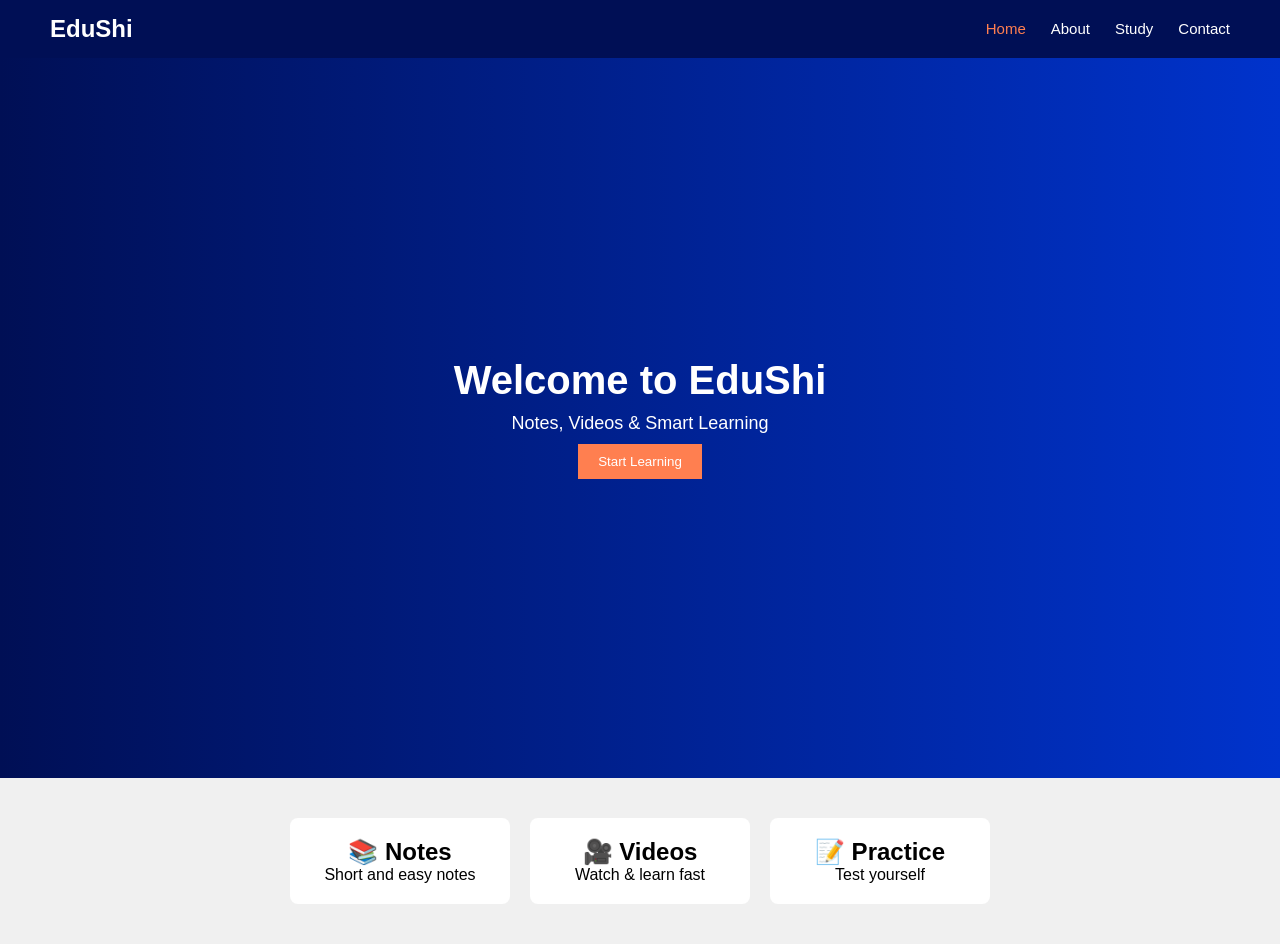
<file: EduShi/index.html>
<!DOCTYPE html>
<html lang="en">
<head>
    <meta charset="UTF-8">
    <meta http-equiv="X-UA-Compatible" content="IE=edge">
    <meta name="viewport" content="width=device-width, initial-scale=1.0">
    <title>EduShi</title>

    <link rel="stylesheet" href="navbar.css">
    <link rel="stylesheet" href="hindimedium.css">
</head>

<body>

    <!-- Navbar -->
    <nav>
        <div class="logo">
            <a href="#">EduShi</a>
        </div>

        <ul class="nav-links">
            <li><a href="#" class="active">Home</a></li>
            <li><a href="#">About</a></li>
            <li><a href="#">Study</a></li>
            <li><a href="#">Contact</a></li>
        </ul>

        <!-- Mobile Menu Button -->
        <div class="menu-toggle">☰</div>
    </nav>

    <!-- Hero Section -->
    <section class="hero">
        <h1>Welcome to EduShi</h1>
        <p>Notes, Videos & Smart Learning</p>
        <button>Start Learning</button>
    </section>

    <!-- Features -->
    <section class="features">
        <div class="card">
            <h2>📚 Notes</h2>
            <p>Short and easy notes</p>
        </div>

        <div class="card">
            <h2>🎥 Videos</h2>
            <p>Watch & learn fast</p>
        </div>

        <div class="card">
            <h2>📝 Practice</h2>
            <p>Test yourself</p>
        </div>
    </section>

    <!-- Simple JS for Mobile Menu -->
    <script>
        const menu = document.querySelector(".menu-toggle");
        const nav = document.querySelector(".nav-links");

        menu.onclick = () => {
            nav.classList.toggle("active");
        };
    </script>

</body>
</html>
</file>
<file: EduShi/navbar.css>
*{
    margin: 0;
    padding: 0;
    box-sizing: border-box;
    font-family: sans-serif;
}

nav{
    background: #000f55;
    padding: 15px 50px;
    display: flex;
    justify-content: space-between;
    align-items: center;
}

/* Logo */
.logo a{
    color: #fff;
    text-decoration: none;
    font-size: 24px;
    font-weight: bold;
}

/* Nav Links */
.nav-links{
    list-style: none;
    display: flex;
}

.nav-links li{
    margin-left: 25px;
}

.nav-links a{
    color: #fff;
    text-decoration: none;
    font-size: 15px;
    transition: 0.3s;
}

.nav-links a:hover,
.nav-links .active{
    color: #ff7f50;
}

/* Mobile Button */
.menu-toggle{
    display: none;
    font-size: 25px;
    color: white;
    cursor: pointer;
}

/* Responsive */
@media (max-width: 768px){

    .menu-toggle{
        display: block;
    }

    .nav-links{
        position: absolute;
        top: 60px;
        left: 0;
        width: 100%;
        background: #000f55;
        flex-direction: column;
        display: none;
    }

    .nav-links li{
        margin: 15px 0;
        text-align: center;
    }

    .nav-links.active{
        display: flex;
    }
}
</file>
<file: EduShi/hindimedium.css>
body{
    background: #f0f0f0;
}

/* Hero */
.hero{
    height: 80vh;
    display: flex;
    flex-direction: column;
    justify-content: center;
    align-items: center;
    background: linear-gradient(to right, #000f55, #0033cc);
    color: white;
    text-align: center;
    padding: 20px;
}

.hero h1{
    font-size: 40px;
}

.hero p{
    margin: 10px 0;
    font-size: 18px;
}

.hero button{
    padding: 10px 20px;
    border: none;
    background: #ff7f50;
    color: white;
    cursor: pointer;
}

/* Features */
.features{
    display: flex;
    justify-content: center;
    gap: 20px;
    padding: 40px 20px;
}

.card{
    background: white;
    padding: 20px;
    width: 220px;
    text-align: center;
    border-radius: 8px;
}

/* Responsive */
@media (max-width: 768px){

    .hero h1{
        font-size: 28px;
    }

    .features{
        flex-direction: column;
        align-items: center;
    }

    .card{
        width: 90%;
    }
}
</file>
